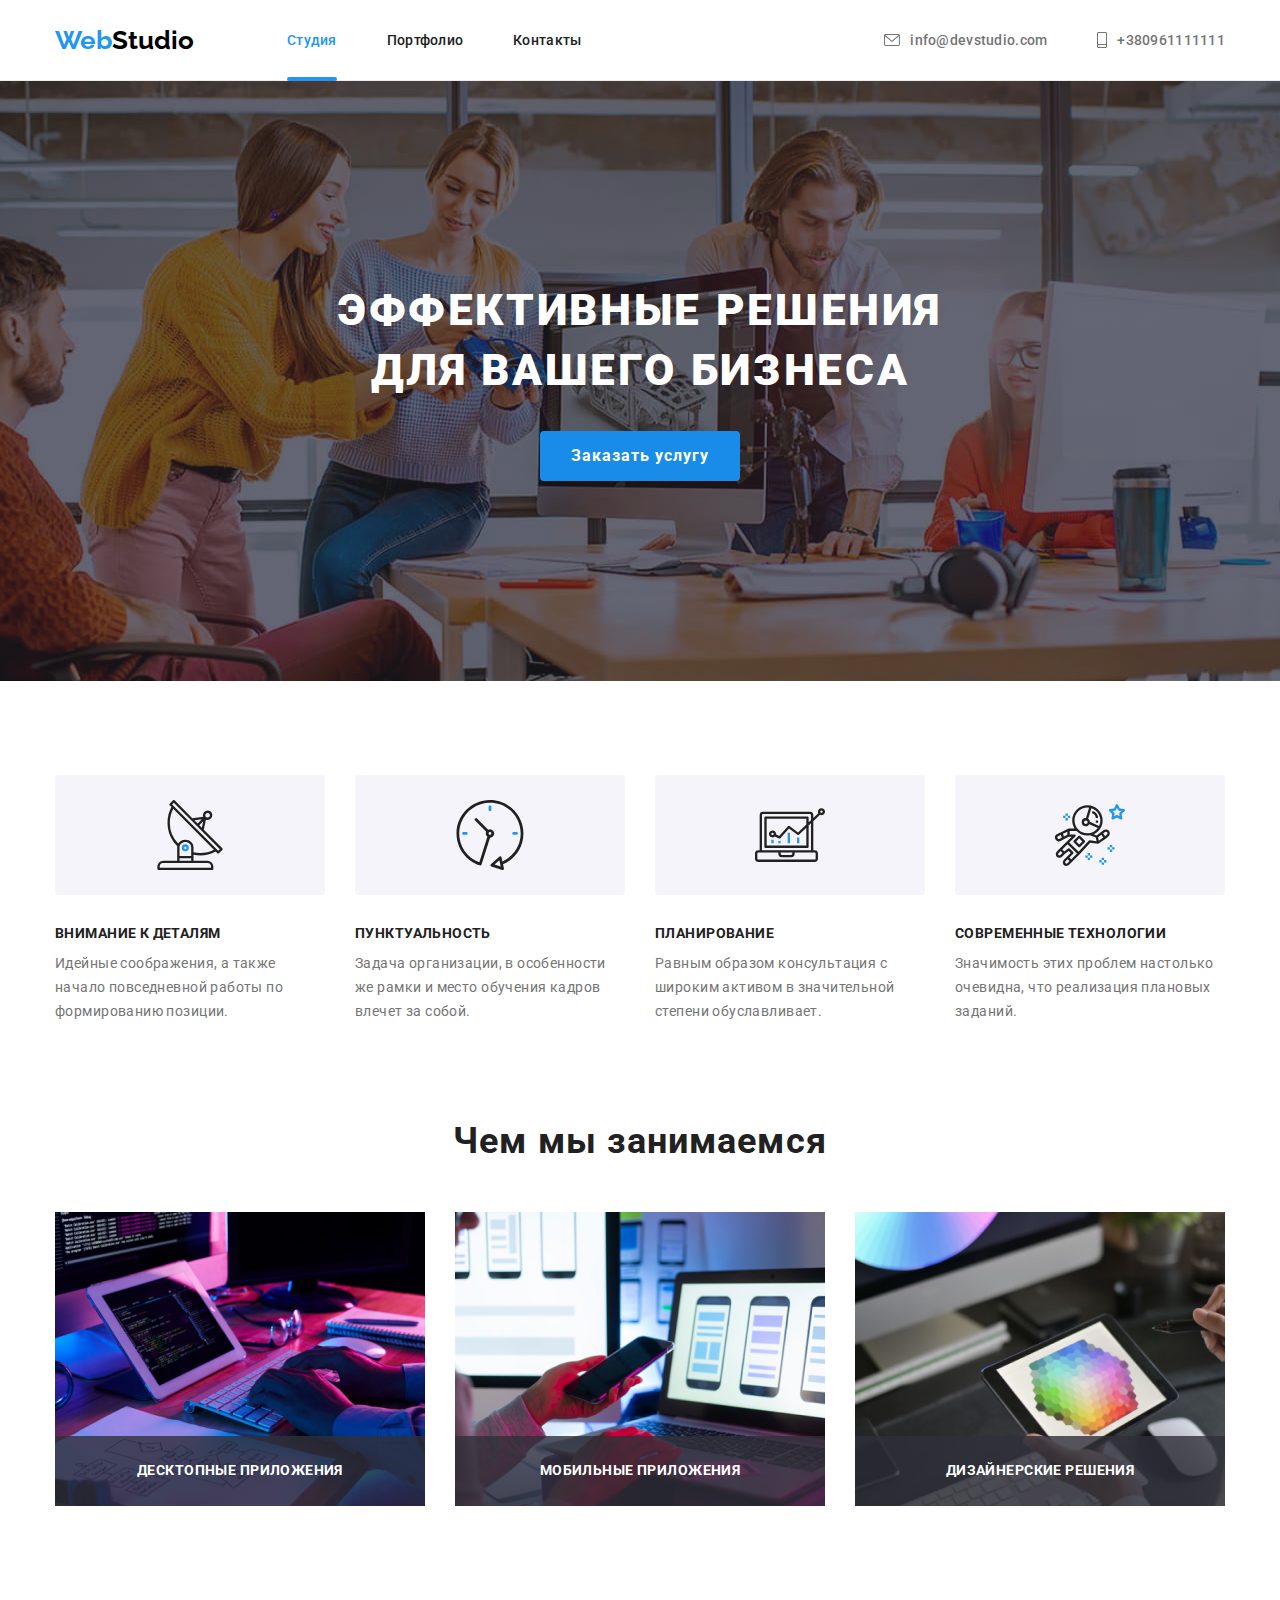
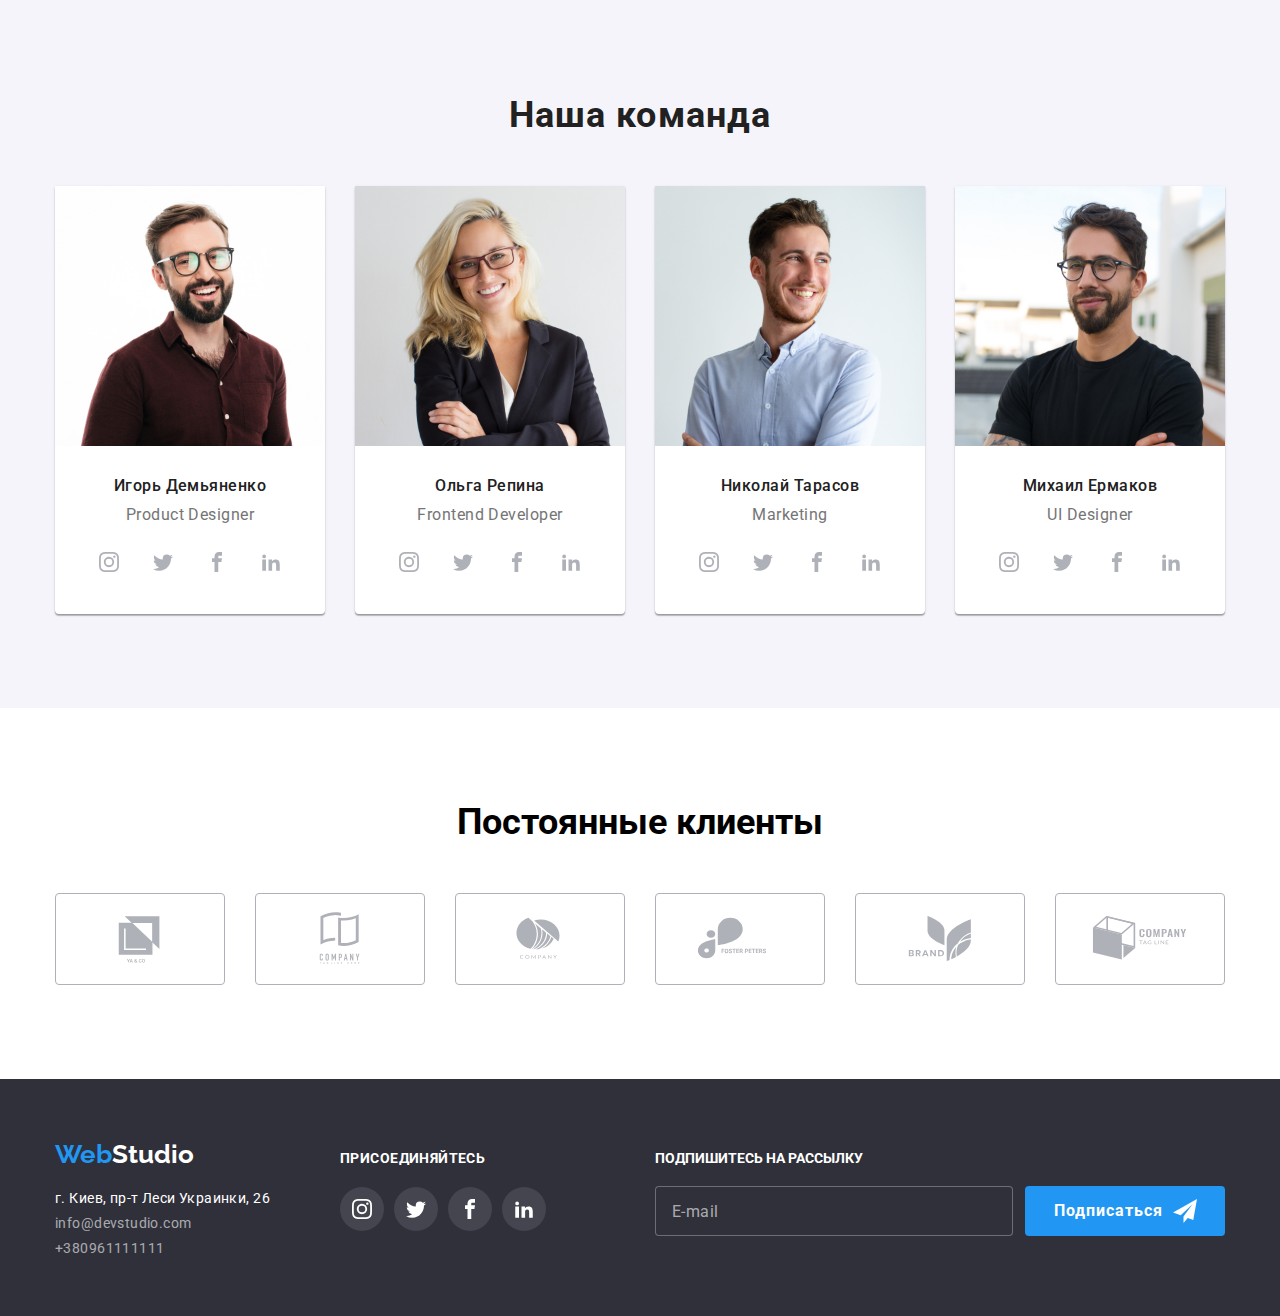
<file: index.html>
<!DOCTYPE html>
<html lang="ru">
<head>
    <meta charset="UTF-8">
    <meta http-equiv="X-UA-Compatible" content="IE=edge">
    <meta name="viewport" content="width=device-width, initial-scale=1.0">
    <title>Document</title>
    <link rel="preconnect" href="https://fonts.googleapis.com">
    <link rel="preconnect" href="https://fonts.gstatic.com" crossorigin>
    <link href="https://fonts.googleapis.com/css2?family=Raleway:wght@700&family=Roboto:wght@400;500;700;900&display=swap" rel="stylesheet">
    <link rel="stylesheet" href="https://cdnjs.cloudflare.com/ajax/libs/modern-normalize/1.1.0/modern-normalize.min.css">
    <!-- <link rel="stylesheet" href="./css/styles.css"> -->
    <link rel="stylesheet" href="./css/main.min.css" />
</head>
<body>

    <!--HEADER-->

<header class="header">
<div class="wrapper container">
<nav class="main-nav">
<a href="/" class="logo main-nav__logo"> 
    <span class="web">Web</span>Studio
</a>
<ul class="site-nav list">
    <li class="site-nav__item"> <a href="" class="site-nav__link site-nav__link--current">Студия</a></li>
    <li class="site-nav__item"> <a href="./portfolio.html" class="site-nav__link">Портфолио</a></li>
    <li class="site-nav__item"> <a href="" class="site-nav__link">Контакты</a></li>
</ul>
</nav>
<ul class="contacts__connection"> 
    <li class="connection__item"><a href="mailto:info@devstudio.com" class="connection__link">
        <svg class="connection__icon" width="16" height="12">
        <use href="./images/symbol-defs.svg#icon-envelope"></use>
        </svg>
        info@devstudio.com</a></li>
    <li class="connection__item"><a href="tel:+380961111111" class="connection__link">
        <svg class="connection__icon" width="10" height="16">
        <use href="./images/symbol-defs.svg#icon-smartphone"></use>
        </svg>
        +380961111111</a></li>
        </ul>
</div>
</header>

    <!--HERO-->

    <main> 
        <section class="hero">
            <div class="container">
                <h1 class="hero__title" >Эффективные решения <br> для вашего бизнеса</h1>
                <button type="button" class="button-link" data-modal-open>Заказать услугу</button>
            </div>
        </section>

    <!--PRIORITIES-->
        
        <section class="priorities-item">
            <div class="container">
                    <ul class="priorities-list-title">
                    <li class="priorities__box">
                <div class="priorities__logos">
                    <svg class="priorities__logo--antenna" width="70" height="70">
                    <use href="./images/symbol-defs.svg#icon-antenna"></use>
                    </svg>
                </div>
            <h3 class="priorities__list">Внимание к деталям</h3>
                <p class="priorities">Идейные соображения, а также начало повседневной работы по формированию позиции.</p>
                </li>
                <li class="priorities__box">
                    <div class="priorities__logos">
                        <svg class="priorities-__logo--clock" width="70" height="70">
                            <use href="./images/symbol-defs.svg#icon-clock"></use>
                        </svg>
                    </div>
            <h3 class="priorities__list">Пунктуальность</h3>
                <p class="priorities">Задача организации, в особенности же рамки и место обучения кадров влечет за собой.</p>
                </li>
                <li class="priorities__box">
                    <div class="priorities__logos">
                        <svg class="priorities__logo--diagram" width="70" height="70">
                            <use href="./images/symbol-defs.svg#icon-diagram"></use>
                        </svg>
                        </div>
            <h3 class="priorities__list">Планирование</h3>
                <p class="priorities">Равным образом консультация с широким активом в значительной степени обуславливает.</p>
                </li>
                <li class="priorities__box">
                    <div class="priorities__logos">
                        <svg class="priorities__logo--astronaut" width="70" height="70">
                            <use href="./images/symbol-defs.svg#icon-astronaut"></use>
                        </svg>
                        </div>
            <h3 class="priorities__list">Современные технологии</h3>
                <p class="priorities">Значимость этих проблем настолько очевидна, что реализация плановых заданий.</p>
                </li>
            </ul>
            </div>
        </section>

    <!--WORKS-->

        <section class="section-work">
            <div class="container">
            <h2 class="section__works">Чем мы занимаемся</h2>
            <ul class="section__list">
                <li class="work__item">
                    <img src="./images/img.jpg" alt="Отображения работы на двух устройствах" width=370>
                    <h3 class="work__name">Десктопные приложения</h3> 
                </li>
                <li class="work__item">
                    <img src="./images/img1.jpg" alt="Удаленный доступ с мобильного телефона" width=370>
                    <h3 class="work__name">Мобильные приложения</h3> 
                </li>
                <li class="work__item">
                    <img src="./images/img2.jpg" alt="Удаленный доступ с планшета" width=370>
                    <h3 class="work__name">Дизайнерские решения</h3> 
                </li>
            </ul>
        </div>
        </section>

    <!--COMMAND-->

        <section  class="section-command">
            <div class="container">
            <h2 class="command">Наша команда</h2>
            <ul class="command-list">
                    <li class="command__item">
                    <img src="./images/foto.jpg" alt="Сотрудник1" width=270 height=260>
                    <div class="command-link">
                    <h3 class="section">Игорь Демьяненко</h3>
                    <p class="section__title">Product Designer</p>
                    <ul class="command__social--network">
                        <li class="command__social--style">
                        <a class="command__social--icon"  href="">
                        <svg class="command-social-instagram" width="20" height="20">
                        <use href="./images/symbol-defs.svg#icon-instagram"></use>
                        </svg>
                        </a>
                        </li>
                        <li class="command__social--style">
                        <a class="command__social--icon" href="">
                        <svg class="command-social-twitter" width="20" height="20">
                        <use href="./images/symbol-defs.svg#icon-twitter"></use>
                        </svg>
                        </a>
                        </li>
                        <li class="command__social--style">
                        <a class="command__social--icon" href="">
                        <svg class="command-social-facebook" width="20" height="20">
                        <use href="./images/symbol-defs.svg#icon-facebook"></use>
                        </svg>
                        </a>
                        </li>
                        <li class="command__social--style">
                        <a class="command__social--icon"  href="">
                        <svg class="command-social-linkedin" width="20" height="20">
                        <use href="./images/symbol-defs.svg#icon-linkedin"></use>
                        </svg>
                        </a>
                        </li>
                    </ul>
                    </div>
                    </li>
                    
                    <li class="command__item">
                    <img src="./images/foto1.jpg" alt="Сотрудник2" width=270 height=260>
                    <div class="command-link">
                    <h3 class="section">Ольга Репина</h3>
                    <p class="section__title">Frontend Developer</p>
                    <ul class="command__social--network">
                        <li class="command__social--style">
                        <a class="command__social--icon"  href="">
                        <svg class="command-social-instagram" width="20" height="20">
                        <use href="./images/symbol-defs.svg#icon-instagram"></use>
                        </svg>
                        </a>
                        </li>
                        <li class="command__social--style">
                        <a class="command__social--icon" href="">
                        <svg class="command-social-twitter" width="20" height="20">
                        <use href="./images/symbol-defs.svg#icon-twitter"></use>
                        </svg>
                        </a>
                        </li>
                        <li class="command__social--style">
                        <a class="command__social--icon" href="">
                        <svg class="command-social-facebook" width="20" height="20">
                        <use href="./images/symbol-defs.svg#icon-facebook"></use>
                        </svg>
                        </a>
                        </li>
                        <li class="command__social--style">
                        <a class="command__social--icon"  href="">
                        <svg class="command-social-linkedin" width="20" height="20">
                        <use href="./images/symbol-defs.svg#icon-linkedin"></use>
                        </svg>
                        </a>
                        </li>
                    </ul>
                     </div>
                    </li>
                
                    <li class="command__item">
                    <img src="./images/foto2.jpg" alt="Сотрудник3" width=270 height=260>
                    <div class="command-link">
                    <h3 class="section">Николай Тарасов</h3>
                    <p class="section__title">Marketing</p>
                    <ul class="command__social--network">
                    <li class="command__social--style">
                    <a class="command__social--icon"  href="">
                    <svg class="command-social-instagram" width="20" height="20">
                    <use href="./images/symbol-defs.svg#icon-instagram"></use>
                    </svg>
                    </a>
                    </li>
                    
                    <li class="command__social--style">
                    <a class="command__social--icon" href="">
                    <svg class="command-social-twitter" width="20" height="20">
                    <use href="./images/symbol-defs.svg#icon-twitter"></use>
                    </svg>
                    </a>
                    </li>
                    <li class="command__social--style">
                    <a class="command__social--icon" href="">
                    <svg class="command-social-facebook" width="20" height="20">
                    <use href="./images/symbol-defs.svg#icon-facebook"></use>
                    </svg>
                    </a>
                    </li>
                    <li class="command__social--style">
                    <a class="command__social--icon"  href="">
                    <svg class="command-social-linkedin" width="20" height="20">
                    <use href="./images/symbol-defs.svg#icon-linkedin"></use>
                    </svg>
                    </a>
                    </li>
                </ul>
                    </div>
                </li>

                    <li class="command__item">
                    <img src="./images/foto3.jpg" alt="Сотрудник4" width=270 height=260>
                    <div class="command-link">
                    <h3 class="section">Михаил Ермаков</h3>
                    <p class="section__title">UI Designer</p>
                    <ul class="command__social--network">
                        <li class="command__social--style">
                        <a class="command__social--icon"  href="">
                    <svg class="command-social-instagram" width="20" height="20">
                        <use href="./images/symbol-defs.svg#icon-instagram"></use>
                    </svg>
                    </a>
                    </li>

                    <li class="command__social--style">
                    <a class="command__social--icon" href="">
                    <svg class="command-social-twitter" width="20" height="20">
                    <use href="./images/symbol-defs.svg#icon-twitter"></use>
                    </svg>
                    </a>
                    </li>
                    <li class="command__social--style">
                    <a class="command__social--icon" href="">
                    <svg class="command-social-facebook" width="20" height="20">
                    <use href="./images/symbol-defs.svg#icon-facebook"></use>
                    </svg>
                    </a>
                    </li>
                    <li class="command__social--style">
                    <a class="command__social--icon"  href="">
                    <svg class="command-social-linkedin" width="20" height="20">
                    <use href="./images/symbol-defs.svg#icon-linkedin"></use>
                    </svg>
                    </a>
                    </li>
                </ul>
                    </div>
                </li>
            </ul>
            </div>
        </section>

    <!--CLIENTS-->

    <section class="clients">
        <div class="container">
        <h2 class="clients__title">Постоянные клиенты</h2>
        <ul class="client__list">
            <li class="client__item">
            <a class="clients__link" href="">
            <svg class="client__icon" width="106" height="60">
            <use href="./images/symbol-defs.svg#icon-yaco"></use>
            </svg>
            </a>
            </li>

            <li class="client__item"> 
                <a class="clients__link" href="">
                <svg class="client__icon" width="106" height="60">
                <use href="./images/symbol-defs.svg#icon-tagline"></use>
                </svg>
            </a>
                </li>

            <li class="client__item">
                <a class="clients__link" href="">
                <svg class="client__icon" width="106" height="60">
                <use href="./images/symbol-defs.svg#icon-company"></use>
                </svg>
            </a>
                </li>

            <li class="client__item">
                <a class="clients__link" href="">
                <svg class="client__icon" width="106" height="60">
                <use href="./images/symbol-defs.svg#icon-foster"></use>
                </svg>
            </a>
                </li>

            <li class="client__item">
                <a class="clients__link" href="">
                <svg class="client__icon" width="106" height="60">
                <use href="./images/symbol-defs.svg#icon-brand"></use>
                </svg>
            </a>
                </li>

            <li class="client__item">
                <a class="clients__link" href="">
                <svg class="client__icon" width="106" height="60">
                <use href="./images/symbol-defs.svg#icon-cube"></use>
                </svg>
            </a>
                </li>
            
        </ul>
    </div>
    </section>
    </main>

    <!--FOOTER-->

    <footer class="footer">
    <div class="container">
        <div class="footer__contact">
        <a href="/" class="logo__item">
        <span class="web">Web</span>Studio</a>
        <address class="adress__live">
            <p class="town__street">г. Киев, пр-т Леси Украинки, 26 <br></p>
            <ul class="contact__list">
                <li class="mail"> <a href="mailto:info@devstudio.com" class="contact">info@devstudio.com</a></li>
                <li class="tefephone"> <a href="tel:+380961111111" class="contact">+380961111111</a></li>
            </ul>
        </address>
    </div>

    <div class="footer__icon">
        <p class="join__title">ПРИСОЕДИНЯЙТЕСЬ</p>
        <ul class="footer--social__icon">
            <li class="footer--social__list">
                <a class="footer--social__link" href="">
                    <svg class="footer--social__svg" width="20" height="20">
                    <use href="./images/symbol-defs.svg#icon-instagram"></use>
                    </svg>
                </a>
            </li>
        
            
            <li class="footer--social__list">
                <a class="footer--social__link" href="">
                    <svg class="footer--social__svg" width="20" height="20">
                    <use href="./images/symbol-defs.svg#icon-twitter"></use>
                    </svg>
                </a>
            </li>
            <li class="footer--social__list">
                <a class="footer--social__link" href="">
                    <svg class="footer--social__svg" width="20" height="20">
                    <use href="./images/symbol-defs.svg#icon-facebook"></use>
                    </svg>
                </a>
            </li>
            <li class="footer--social__list">
                <a class="footer--social__link" href="">
                    <svg class="footer--social__svg" width="20" height="20">
                    <use href="./images/symbol-defs.svg#icon-linkedin"></use>
                    </svg>
                </a>
            </li>
        </ul>
    </div>

    <!--ПОДПИСАТЬСЯ-->
    
    <form action="#" class="mailing__form">
        <p class="mailing__title">ПОДПИШИТЕСЬ НА РАССЫЛКУ</p>
        <div class="mailing__sign">
            <div class="mailing--sign__input">
                <input type="email" class="mailing__input" 
                name="mailing-name" placeholder="E-mail"
                required>
            </div>

            <div class="mailing--sign__button">
                  <button class="mailing__button" type="submit">
                  <span class="mailing__text">Подписаться</span>
                  <svg class="mailing__icon" width="24" height="24">
                    <use href="./images/symbol-defs2.svg#icon-airplane"></use>
                  </svg>
                </button>
            </div>
        </div>
    </form>
    </div>
    </footer>

    <!--INFORMATION MODAL WINDOW-->
    
    <div class="backdrop is-hidden" data-modal>
        <div class="modal">
            <form action="#" class="modal-form">
                <p class="modal__heading">Оставьте свои данные, мы вам перезвоним</p>

                <div class="form__field">
                    <label for="text" class="form__label">Имя</label>
                    <span class="modal__wrap">
                    <input class="form__input" type="text" name="user-name" id="text" minlength="2" 
                        title="Символы должны быть латиницей или киррилицей" pattern="^[a-zA-Zа-яёА-ЯЁ]+" required />
                        <svg class="modal__icon" width="18" height="18">
                            <use href="./images/symbol-defs2.svg#icon-person"></use>
                        </svg>
                    </span>
                </div>

                <div class="form__field">
                    <label for="tel" class="form__label">Телефон</label>
                    <span class="modal__wrap">
                    <input class="form__input" type="tel" name="tel" id="tel" 
                    title="Мобильный номер телефона" pattern="(\+?\d[- .]*){7,13}" required/>
                        <svg class="modal__icon" width="18" height="18">
                            <use href="./images/symbol-defs2.svg#icon-phone"></use>
                        </svg>
                    </span>
                </div>

                <div class="form__field">
                    <label for="mail" class="form__label">Почта</label>
                    <span class="modal__wrap">
                    <input class="form__input" type="email" name="mail" id="mail" required/>
                    <svg class="modal__icon" width="18" height="18">
                        <use href="./images/symbol-defs2.svg#icon-email"></use>
                    </svg>
                    </span>
                </div>

                <div class="modal--form__comment">
                    <label for="comment" class="form-label">Комментарий</label>
                    <textarea class="comment__textarea" name="comment" id="comment" placeholder="Введите текст"></textarea>
                </div>

                <div class="modal-form-checkbox">
                  <input class="checkbox" type="checkbox" name="checkbox" id="check" required />
                  <label class="checkbox-text" for="check">
                    <span class="checkbox-icon">
                        <svg width="16" height="15">
                            <use href="./images/symbol-defs3.svg#icon-Vector"></use>
                          </svg>
                    </span>  
                    Соглашаюсь с рассылкой и принимаю &#160; 
                    <a class="checkbox-pact" href="#">Условия договора</a></label>
                </div>

                <button class="form-button" type="submit">Отправить</button>

            </form>

    <!--MODAL WINDOW-->

            <button type="button" title= "close" class="btn" data-modal-close>
                <svg class="btn-icon" width="11" height="11">
                    <use href="./images/symbol-defs4.svg#icon-cross"></use>
                </svg>
            </button>
        </div>
    </div>
    <script src="./js/modal.js"></script>
</body>
</html>
</file>
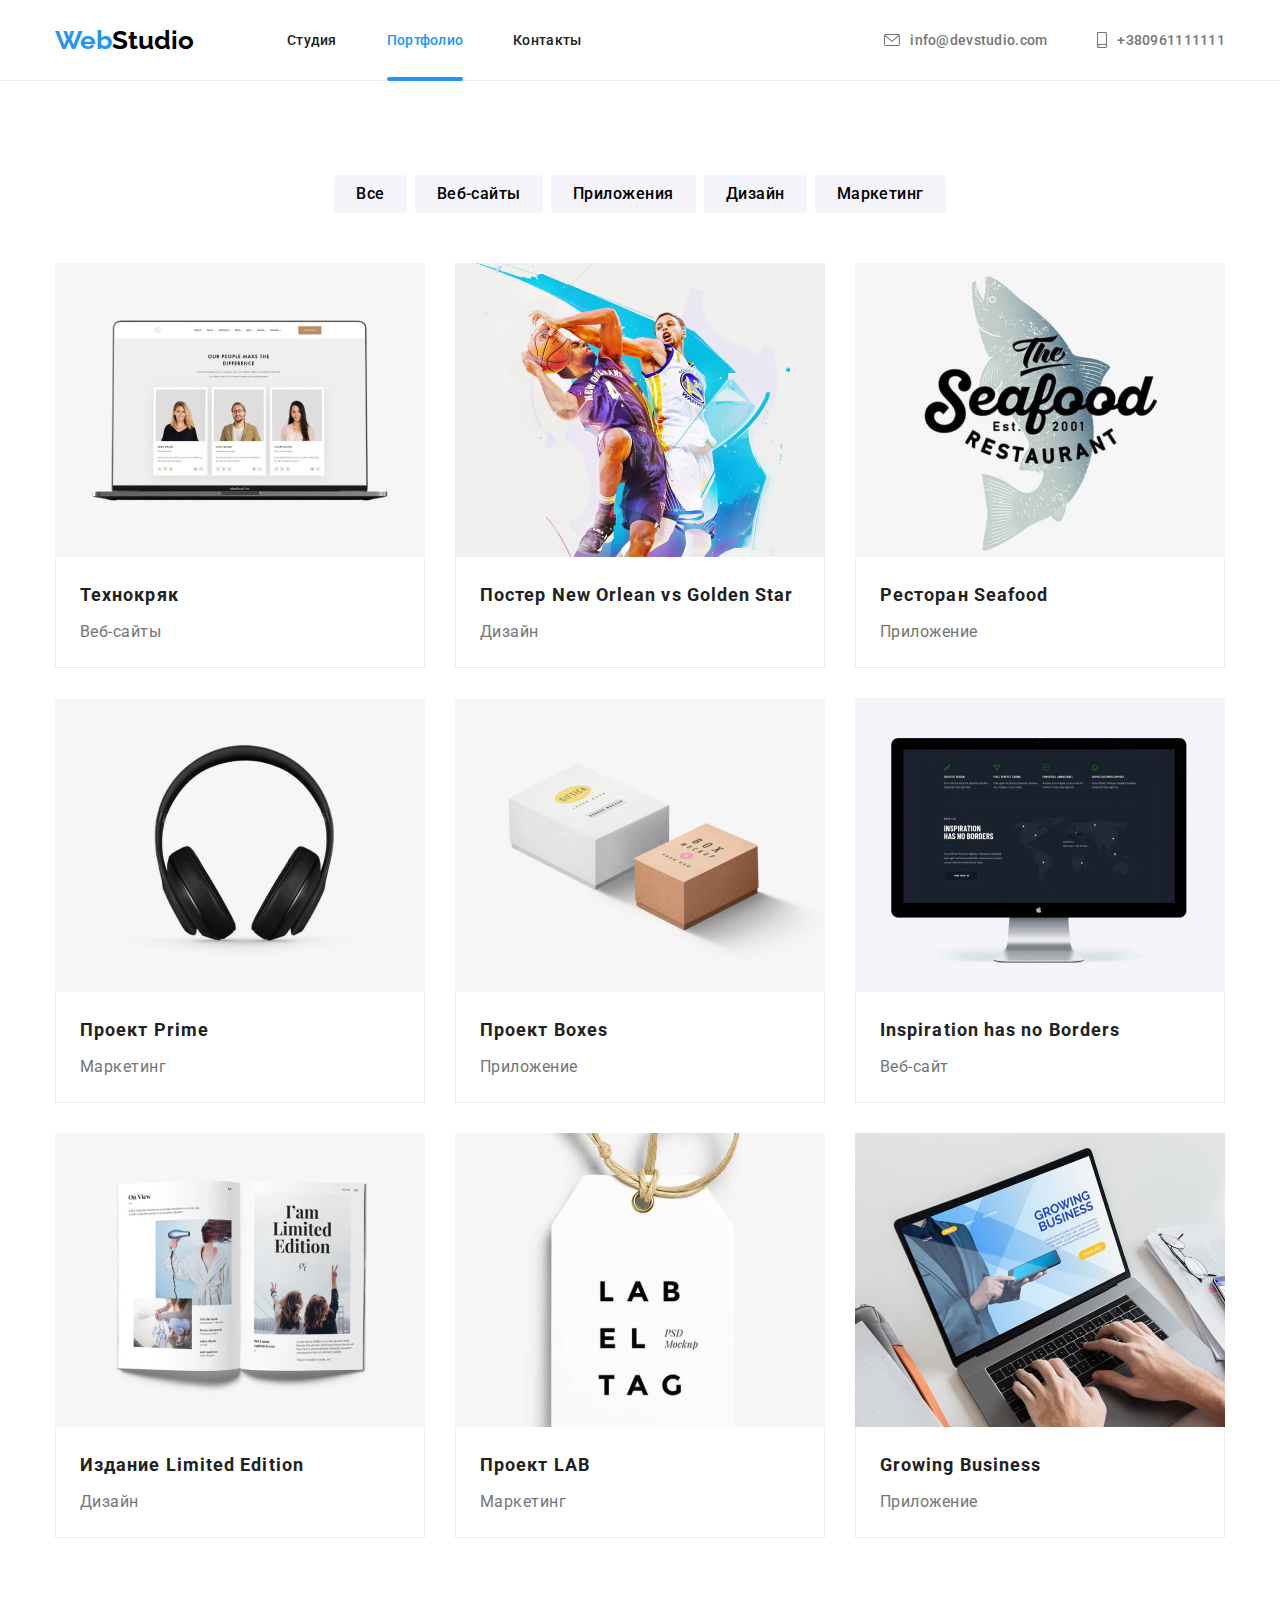
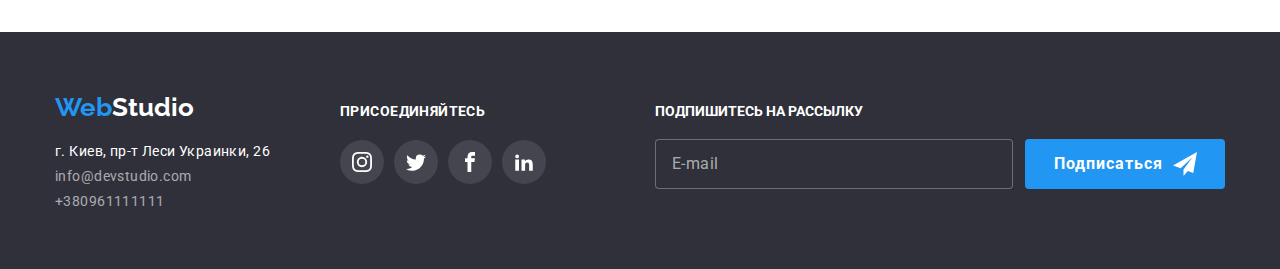
<file: portfolio.html>
<!DOCTYPE html>
<html lang="en">
<head>
    <meta charset="UTF-8">
    <meta http-equiv="X-UA-Compatible" content="IE=edge">
    <meta name="viewport" content="width=device-width, initial-scale=1.0">
    <title>Document</title>
    <link rel="preconnect" href="https://fonts.googleapis.com">
<link rel="preconnect" href="https://fonts.gstatic.com" crossorigin>
<link href="https://fonts.googleapis.com/css2?family=Raleway:wght@700&family=Roboto:wght@400;500;700;900&display=swap" rel="stylesheet">
<link rel="stylesheet" href="https://cdnjs.cloudflare.com/ajax/libs/modern-normalize/1.1.0/modern-normalize.min.css">
<!-- <link rel="stylesheet" href="./css/styles.css"> -->
<link rel="stylesheet" href="./css/main.min.css">
       </head>
<body>
    
    <!--Header-->

    <header class="header">
        <div class="wrapper container">
        <nav class="main-nav">
        <a href="/" class="logo main-nav__logo"> 
            <span class="web">Web</span>Studio
        </a>
        <ul class="site-nav list">
            <li class="site-nav__item"> <a href="index.html" class="site-nav__link">Студия</a></li>
            <li class="site-nav__item"> <a href="" class="site-nav__link site-nav__link--current">Портфолио</a></li>
            <li class="site-nav__item"> <a href="" class="site-nav__link">Контакты</a></li>
        </ul>
        </nav>
        <ul class="contacts__connection"> 
            <li class="connection__item"><a href="mailto:info@devstudio.com" class="connection__link">
                <svg class="connection__icon" width="16" height="12">
                <use href="./images/symbol-defs.svg#icon-envelope"></use>
                </svg>
                info@devstudio.com</a></li>
            <li class="connection__item"><a href="tel:+380961111111" class="connection__link">
                <svg class="connection__icon" width="10" height="16">
                <use href="./images/symbol-defs.svg#icon-smartphone"></use>
                </svg>
                +380961111111</a></li>
                </ul>
        </div>
        </header>

    <!--FILTER-BUTTON-->
    
    <main>
        <section class="portfolio">
            <div class="container">
                <ul class="filter">
                <li class="knob"> <button type="button" class="filter__button button__active">Все</button></li>
                <li class="knob"> <button type="button" class="filter__button">Веб-сайты</button></li>
                <li class="knob"> <button type="button" class="filter__button">Приложения</button></li>
                <li class="knob"> <button type="button" class="filter__button">Дизайн</button></li>
                <li class="knob"> <button type="button" class="filter__button">Маркетинг</button></li>
                </ul>

    <!--WORK-->
             
            <ul class="content">
                <li class="content__list">
                    <a class="project__list" href="" style='text-decoration: none'>
                    <div class="overlay">
                        <img src="./images/img3.jpg" alt="Технокряк" width=370 height=294>
                        <p class="overlay-box">Технокряк это современная площадка распространения коронавируса. Компании используют эту платформу для цифрового шпионажа и атак на защищённые сервера конкурентов</p>
                    </div>
                    <div class="cards">
                    <h2 class="heading">Технокряк</h2>
                    <p class="coment">Веб-сайты</p>
                    </div>
                    </a>
                    <li class="content__list">
                        <a class="project__list" href="" style='text-decoration: none'>
                        <div class="overlay">
                            <img src="./images/img4.jpg" alt="Постер New Orlean vs Golden Star" width=370 height=294>
                            <p class="overlay-box">Технокряк это современная площадка распространения коронавируса. Компании используют эту платформу для цифрового шпионажа и атак на защищённые сервера конкурентов</p>
                        </div> 
                        <div class="cards">
                        <h2 class="heading">Постер New Orlean vs Golden Star</h2>
                        <p class="coment">Дизайн</p>
                        </div>
                    </a>
                    <li class="content__list">
                        <a class="project__list" href="" style='text-decoration: none'>
                        <div class="overlay">
                            <img src="./images/img5.jpg" alt="Ресторан Seafood" width=370 height=294>
                            <p class="overlay-box">Технокряк это современная площадка распространения коронавируса. Компании используют эту платформу для цифрового шпионажа и атак на защищённые сервера конкурентов</p>
                        </div>
                        <div class="cards">
                        <h2 class="heading">Ресторан Seafood</h2>
                        <p class="coment">Приложение</p>
                        </div>
                    </a>
                    <li class="content__list">
                        <a class="project__list" href="" style='text-decoration: none'>
                        <div class="overlay">
                            <img src="./images/img6.jpg" alt="Проект Prime" width=370 height=294>
                            <p class="overlay-box">Технокряк это современная площадка распространения коронавируса. Компании используют эту платформу для цифрового шпионажа и атак на защищённые сервера конкурентов</p>
                        </div>
                        <div class="cards">
                        <h2 class="heading">Проект Prime</h2>
                        <p class="coment">Маркетинг</p>
                        </div>
                    </a>
                    <li class="content__list">
                        <a class="project__list" href="" style='text-decoration: none'>
                        <div class="overlay">
                            <img src="./images/img7.jpg" alt="Проект Boxes" width=370 height=294>
                            <p class="overlay-box">Технокряк это современная площадка распространения коронавируса. Компании используют эту платформу для цифрового шпионажа и атак на защищённые сервера конкурентов</p>
                        </div>
                        <div class="cards">
                        <h2 class="heading">Проект Boxes</h2>
                        <p class="coment">Приложение</p>
                        </div>
                    </a>
                    <li class="content__list">
                        <a class="project__list" href="" style='text-decoration: none'>
                        <div class="overlay">
                            <img src="./images/img8.jpg" alt="Inspiration has no Borders" width=370 height=294>
                            <p class="overlay-box">Технокряк это современная площадка распространения коронавируса. Компании используют эту платформу для цифрового шпионажа и атак на защищённые сервера конкурентов</p>
                        </div>
                        <div class="cards">
                        <h2 class="heading">Inspiration has no Borders</h2>
                        <p class="coment">Веб-сайт</p>
                        </div>
                    </a>
                    <li class="content__list">
                        <a class="project__list" href="" style='text-decoration: none'>
                        <div class="overlay">
                            <img src="./images/img9.jpg" alt="Издание Limited Edition" width=370 height=294>
                            <p class="overlay-box">Технокряк это современная площадка распространения коронавируса. Компании используют эту платформу для цифрового шпионажа и атак на защищённые сервера конкурентов</p>
                        </div>
                        <div class="cards">
                        <h2 class="heading">Издание Limited Edition</h2>
                        <p class="coment">Дизайн</p>
                        </div>
                    </a>
                    <li class="content__list">
                        <a class="project__list" href="" style='text-decoration: none'>
                            <div class="overlay">
                            <img src="./images/img10.jpg" alt="Проект LAB" width=370 height=294>
                            <p class="overlay-box">Технокряк это современная площадка распространения коронавируса. Компании используют эту платформу для цифрового шпионажа и атак на защищённые сервера конкурентов</p>
                        </div>
                        <div class="cards">
                        <h2 class="heading">Проект LAB</h2>
                        <p class="coment">Маркетинг</p>
                    </div>
                    </a>
                    <li class="content__list">
                        <a class="project__list" href="" style='text-decoration: none'>
                        <div class="overlay">
                            <img src="./images/img11.jpg" alt="Growing Business" width=370 height=294>
                            <p class="overlay-box">Технокряк это современная площадка распространения коронавируса. Компании используют эту платформу для цифрового шпионажа и атак на защищённые сервера конкурентов</p>
                        </div>
                        <div class="cards">
                        <h2 class="heading">Growing Business</h2>
                        <p class="coment">Приложение</p>
                    </div>
                    </a>
            </ul>
            </div>
            </section>
    </main>

    <!--FOOTER-->

    <footer class="footer">
        <div class="container">
            <div class="footer__contact">
            <a href="/" class="logo__item">
            <span class="web">Web</span>Studio</a>
            <address class="adress__live">
                <p class="town__street">г. Киев, пр-т Леси Украинки, 26 <br></p>
                <ul class="contact__list">
                    <li class="mail"> <a href="mailto:info@devstudio.com" class="contact">info@devstudio.com</a></li>
                    <li class="tefephone"> <a href="tel:+380961111111" class="contact">+380961111111</a></li>
                </ul>
            </address>
        </div>
    
        <div class="footer__icon">
            <p class="join__title">ПРИСОЕДИНЯЙТЕСЬ</p>
            <ul class="footer--social__icon">
                <li class="footer--social__list">
                    <a class="footer--social__link" href="">
                        <svg class="footer--social__svg" width="20" height="20">
                        <use href="./images/symbol-defs.svg#icon-instagram"></use>
                        </svg>
                    </a>
                </li>
            
                
                <li class="footer--social__list">
                    <a class="footer--social__link" href="">
                        <svg class="footer--social__svg" width="20" height="20">
                        <use href="./images/symbol-defs.svg#icon-twitter"></use>
                        </svg>
                    </a>
                </li>
                <li class="footer--social__list">
                    <a class="footer--social__link" href="">
                        <svg class="footer--social__svg" width="20" height="20">
                        <use href="./images/symbol-defs.svg#icon-facebook"></use>
                        </svg>
                    </a>
                </li>
                <li class="footer--social__list">
                    <a class="footer--social__link" href="">
                        <svg class="footer--social__svg" width="20" height="20">
                        <use href="./images/symbol-defs.svg#icon-linkedin"></use>
                        </svg>
                    </a>
                </li>
            </ul>
        </div>
    
        <!--ПОДПИСАТЬСЯ-->
        
        <form action="#" class="mailing__form">
            <p class="mailing__title">ПОДПИШИТЕСЬ НА РАССЫЛКУ</p>
            <div class="mailing__sign">
                <div class="mailing--sign__input">
                    <input type="email" class="mailing__input" 
                    name="mailing-name" placeholder="E-mail"
                    required>
                </div>
    
                <div class="mailing--sign__button">
                      <button class="mailing__button" type="submit">
                      <span class="mailing__text">Подписаться</span>
                      <svg class="mailing__icon" width="24" height="24">
                        <use href="./images/symbol-defs2.svg#icon-airplane"></use>
                      </svg>
                    </button>
                </div>
            </div>
        </form>
        </div>
        </footer>
    </body>
</html>
</file>
<file: css/main.min.css>
:root{--primery-color: #757575;--title-color: #E5E5E5;--title-text-colors: #212121;--accent-color: #2196F3;--logo-color: #000000;--hero-text-color: #FFFFFF;--fon-color: #2F303A;--fon-color-button: #f5f4fa;--fon-knob: #188ce8;--fon-icon: #AFB1B8;--timing-function: cubic-bezier(0.4, 0, 0.2, 1)}.body{background-color:#E5E5E5;color:#757575}body{font-family:"Roboto",sans-serif}.list{padding:0;margin:0;list-style:none}.container{margin:0 auto;padding:0 15px;width:1200px}ul{padding-left:0;list-style:none}img{display:block}p,h1,h2,h3,h4,h5{margin:0}.header{display:block;border-bottom:1px solid #ECECEC;background-color:var(--hero-text-color);margin:0}.wrapper,.main-nav{display:-webkit-box;display:-ms-flexbox;display:flex;-webkit-box-align:center;-ms-flex-align:center;align-items:center}.main-nav__logo{margin-right:93px;padding-top:24px;padding-bottom:24px}.logo{text-decoration:none;display:block;font-style:normal;font-weight:bold;font-size:26px;line-height:31px;color:var(--logo-color)}.logo{font-family:"Raleway",sans-serif}.web{color:var(--accent-color)}.site-nav{display:-webkit-box;display:-ms-flexbox;display:flex;-webkit-box-align:center;-ms-flex-align:center;align-items:center;margin-top:0}.list{list-style:none;text-decoration:none;font-style:normal}.site-nav__link{display:-webkit-box;display:-ms-flexbox;display:flex;font-style:normal;padding-top:32px;padding-bottom:32px;font-weight:500;font-size:14px;line-height:16px;letter-spacing:0.02em;color:var(--title-text-colors);-webkit-transition:color 250ms var(--timing-function);transition:color 250ms var(--timing-function)}.site-nav__link:hover,.site-nav__link:focus{color:var(--accent-color)}.site-nav__link{text-decoration:none}.site-nav__link--current{color:var(--accent-color);display:-webkit-box;display:-ms-flexbox;display:flex;-webkit-box-orient:vertical;-webkit-box-direction:normal;-ms-flex-direction:column;flex-direction:column}.site-nav__item:last-child{margin-right:0}.site-nav__item:last-child{margin-right:50px}.site-nav__item:not(:last-child){margin-right:50px}.site-nav__link--current::after{display:block;content:'';position:absolute;left:0;bottom:0;margin-bottom:-1px;width:100%;height:4px;border:2px solid;border-radius:2px;margin-top:28px;background-color:var(--accent-color)}.site-nav__link--current{position:relative}.ul{list-style:none;text-decoration:none;font-style:normal}.contacts__connection{display:-webkit-box;display:-ms-flexbox;display:flex;margin-left:auto;-webkit-box-align:center;-ms-flex-align:center;align-items:center;font-style:normal;margin-top:0;margin-bottom:0;font-weight:500;font-size:14px;line-height:16px;margin-left:auto}.connection__link{display:-webkit-box;display:-ms-flexbox;display:flex;font-style:normal;font-weight:500;font-size:14px;line-height:16px;letter-spacing:0.02em;padding-top:32px;padding-bottom:32px;-webkit-box-align:center;-ms-flex-align:center;align-items:center;text-decoration:none;color:var(--primery-color)}.connection__link:hover,.connection__link:focus{color:var(--accent-color);-webkit-transition:color 250ms var(--timing-function);transition:color 250ms var(--timing-function)}.connection__item+.connection__item{margin-left:50px}.connection__icon{margin-right:10px;fill:currentColor;-webkit-box-align:center;-ms-flex-align:center;align-items:center;padding:0}.hero{display:-webkit-box;display:-ms-flexbox;display:flex;text-align:center;-webkit-box-align:center;-ms-flex-align:center;align-items:center;padding-top:200px;padding-bottom:200px}.hero{background-color:var(--fon-color);background-image:-webkit-gradient(linear, left top, left bottom, from(rgba(47,48,58,0.4)), to(rgba(47,48,58,0.4))),url("../images/heroimg (1).jpg");background-image:linear-gradient(rgba(47,48,58,0.4), rgba(47,48,58,0.4)),url("../images/heroimg (1).jpg");max-width:1600px;margin-left:auto;margin-right:auto;background-position:center}.hero__title{margin-top:0;margin-bottom:30px;font-style:normal;font-weight:900;font-size:44px;line-height:1.36;letter-spacing:0.06em;text-transform:uppercase;color:var(--hero-text-color)}.button-link{font-style:normal;font-weight:bold;font-size:16px;line-height:30px;letter-spacing:0.06em;width:200px;height:50px;cursor:pointer;border:0;border-radius:4px}.button-link{background-color:var(--fon-knob);color:var(--hero-text-color)}.button-link:hover,.button-link:focus{background-color:var(--accent-color);color:var(--hero-text-color)}.priorities__list{margin-bottom:10px;margin-top:30px;font-style:normal;font-weight:bold;font-size:14px;line-height:16px;letter-spacing:0.03em;text-transform:uppercase;color:var(--title-text-colors)}.priorities{font-size:14px;line-height:24px;letter-spacing:0.03em;color:var(--primery-color)}.priorities__list .item{background-color:var(--title-color)}.priorities-list-title{text-transform:none}.priorities-list-title{margin-top:0;margin-bottom:0;display:-webkit-box;display:-ms-flexbox;display:flex}.priorities-item{padding-top:94px;padding-bottom:94px}.priorities__box:not(:last-child){margin-right:30px}.priorities__box{width:270px;height:251px}.priorities__logos{display:-webkit-box;display:-ms-flexbox;display:flex;-webkit-box-pack:center;-ms-flex-pack:center;justify-content:center;-webkit-box-align:center;-ms-flex-align:center;align-items:center;background-repeat:no-repeat;background-color:var(--fon-color-button);margin-bottom:30px;border-radius:4px;height:120px}.section-work{padding-bottom:94px}.section__works{margin-bottom:50px;margin-top:0;font-style:normal;font-weight:bold;font-size:36px;line-height:42px;text-align:center;letter-spacing:0.03em;color:var(--title-text-colors)}.section__list{margin-top:0;margin-bottom:0;padding-right:0;display:-webkit-box;display:-ms-flexbox;display:flex}.work__item{width:370px;position:relative}.work__item:not(:last-child){margin-right:30px}.work__name{display:-webkit-box;display:-ms-flexbox;display:flex;position:absolute;-webkit-box-pack:center;-ms-flex-pack:center;justify-content:center;-webkit-box-align:center;-ms-flex-align:center;align-items:center;bottom:0;margin:0;width:100%;height:70px;font-weight:700;font-size:14px;line-height:1.14;letter-spacing:0.03em;text-transform:uppercase;background-color:rgba(47,48,58,0.8);color:var(--hero-text-color)}.section-command{padding-top:94px;padding-bottom:94px;background-color:var(--fon-color-button)}.command{margin-top:0;margin-bottom:50px;font-style:normal;font-weight:bold;font-size:36px;line-height:42px;text-align:center;letter-spacing:0.03em;color:var(--title-text-colors)}.command__item{width:270px;-webkit-box-shadow:0px 1px 3px rgba(0,0,0,0.12),0px 1px 1px rgba(0,0,0,0.14),0px 2px 1px rgba(0,0,0,0.2);box-shadow:0px 1px 3px rgba(0,0,0,0.12),0px 1px 1px rgba(0,0,0,0.14),0px 2px 1px rgba(0,0,0,0.2);border-radius:0px 0px 4px 4px;background-color:var(--hero-text-color)}.command__item:not(:last-child){margin-right:30px}.section{margin-bottom:10px;margin-top:0;text-align:center;font-style:normal;font-weight:500;font-size:16px;line-height:19px;letter-spacing:0.03em;color:var(--title-text-colors)}.section__title{font-style:normal;font-weight:normal;margin-top:0;text-align:center;margin-bottom:16px;font-size:16px;line-height:19px;letter-spacing:0.03em;color:var(--primery-color)}.command-list{margin-bottom:0;margin-top:0;padding-left:0;display:-webkit-box;display:-ms-flexbox;display:flex}.command-link{display:block;padding-top:30px;padding-bottom:30px}.command__social--network{display:-webkit-box;display:-ms-flexbox;display:flex;width:100%;height:100%;margin-right:10px;border-radius:50%;-webkit-box-pack:center;-ms-flex-pack:center;justify-content:center}.command__social--style{display:-webkit-box;display:-ms-flexbox;display:flex;width:44px;height:44px;cursor:pointer;-webkit-box-pack:center;-ms-flex-pack:center;justify-content:center}.command__social--icon{display:-webkit-box;display:-ms-flexbox;display:flex;width:100%;height:100%;fill:var(--fon-icon);border-radius:50%;-webkit-box-align:center;-ms-flex-align:center;align-items:center;-webkit-box-pack:center;-ms-flex-pack:center;justify-content:center;-webkit-transition:background-color 250ms var(--timing-function);transition:background-color 250ms var(--timing-function)}.command__social--icon:hover,.command__social--icon:focus{background-color:var(--accent-color);fill:var(--hero-text-color)}.command__social--style:not(:last-child){margin-right:10px}.clients{display:block;padding-top:94px;padding-bottom:94px}.client__list{display:-webkit-box;display:-ms-flexbox;display:flex;margin-top:0;margin-bottom:0}.clients__title{display:block;font-weight:700px;font-size:36px;margin-bottom:50px;margin-top:0;text-align:center}.client__item{width:170px;height:92px;border-radius:4px}.client__item:not(:last-child){margin-right:30px}.clients__link{border:1px solid #afb1b8;display:-webkit-box;display:-ms-flexbox;display:flex;-webkit-box-align:center;-ms-flex-align:center;align-items:center;-webkit-box-pack:center;-ms-flex-pack:center;justify-content:center;height:100%;border-radius:4px;color:var(--fon-icon);-webkit-transition:color 250ms var(--timing-function);transition:color 250ms var(--timing-function)}.clients__link:hover,.clients__link:focus{border-color:var(--accent-color);color:var(--accent-color)}.client__icon{width:106px;height:60px;fill:currentColor}.footer{padding-top:60px;padding-bottom:60px;background-color:var(--fon-color)}.logo__item{display:inline-block;margin-bottom:20px;font-style:normal;font-weight:bold;font-size:26px;line-height:31px;text-decoration:none;color:var(--hero-text-color);font-family:'Raleway', sans-serif}.web{color:var(--accent-color)}.adress__live{font-style:normal;font-weight:normal;font-size:14px;letter-spacing:0.03em;cursor:pointer;color:var(--hero-text-color)}.town__street:hover,.town__street:focus{color:var(--accent-color)}.contact:hover,.contact:focus{color:var(--accent-color)}.contact{font-style:normal;font-weight:normal;font-size:14px;letter-spacing:0.03em;color:rgba(255,255,255,0.6)}.contact{text-decoration:none}.contact__list{margin:0}.mail{margin-bottom:9px}.town__street{margin-bottom:9px}.footer-social-network{display:-webkit-box;display:-ms-flexbox;display:flex;-webkit-box-align:center;-ms-flex-align:center;align-items:center;-webkit-box-pack:center;-ms-flex-pack:center;justify-content:center}svg .footer--social__svg{width:20px;height:20px}.footer .container{display:-webkit-box;display:-ms-flexbox;display:flex;-webkit-box-align:baseline;-ms-flex-align:baseline;align-items:baseline}.footer__icon{display:block;-webkit-box-align:center;-ms-flex-align:center;align-items:center;-webkit-box-pack:center;-ms-flex-pack:center;justify-content:center;margin-left:70px}.join__title{display:block;color:var(--hero-text-color);margin-right:0;margin-top:0;margin-bottom:20px;font-weight:700;-webkit-box-align:center;-ms-flex-align:center;align-items:center;-webkit-box-pack:center;-ms-flex-pack:center;justify-content:center;font-style:bold;font-size:14px;line-height:16px;line-height:1.14;letter-spacing:0.03em}.footer--social__icon{display:-webkit-box;display:-ms-flexbox;display:flex;margin-top:0;margin-bottom:0;-webkit-box-align:center;-ms-flex-align:center;align-items:center;-webkit-box-pack:center;-ms-flex-pack:center;justify-content:center}.footer--social__link{display:-webkit-box;display:-ms-flexbox;display:flex;width:44px;height:44px;fill:var(--hero-text-color);border-radius:50%;-webkit-box-align:center;-ms-flex-align:center;align-items:center;-webkit-box-pack:center;-ms-flex-pack:center;justify-content:center;background-color:rgba(255,255,255,0.1);-webkit-transition:background-color 250ms var(--timing-function);transition:background-color 250ms var(--timing-function)}.footer--social__link:hover,.footer--social__link:focus{background-color:var(--accent-color);fill:var(--hero-text-color)}.footer--social__list{display:-webkit-box;display:-ms-flexbox;display:flex;cursor:pointer;-webkit-box-align:center;-ms-flex-align:center;align-items:center;-webkit-box-pack:center;-ms-flex-pack:center;justify-content:center}.footer--social__list:not(:last-child){margin-right:10px}.mailing__form{margin-left:auto}.mailing__title{display:block;margin-right:0;margin-top:0;margin-bottom:20px;-webkit-box-align:center;-ms-flex-align:center;align-items:center;-webkit-box-pack:center;-ms-flex-pack:center;justify-content:center;font-weight:bold;text-transform:uppercase;font-weight:700;font-size:14px;line-height:16px;color:var(--hero-text-color)}.mailing__sign{display:-webkit-box;display:-ms-flexbox;display:flex}.mailing--sign__input{margin-right:12px}.mailing__input{display:-webkit-box;display:-ms-flexbox;display:flex;width:358px;height:50px;padding-left:16px;border-radius:4px;color:var(--hero-text-color);background-color:var(--fon-color);border:1px solid rgba(255,255,255,0.3);outline:none}.mailing__input:focus{border-color:var(--accent-color)}.mailing__input::-webkit-input-placeholder{font-weight:400;font-size:16px;line-height:20px;letter-spacing:0.03em;color:rgba(255,255,255,0.6)}.mailing__input:-ms-input-placeholder{font-weight:400;font-size:16px;line-height:20px;letter-spacing:0.03em;color:rgba(255,255,255,0.6)}.mailing__input::-ms-input-placeholder{font-weight:400;font-size:16px;line-height:20px;letter-spacing:0.03em;color:rgba(255,255,255,0.6)}.mailing__input::placeholder{font-weight:400;font-size:16px;line-height:20px;letter-spacing:0.03em;color:rgba(255,255,255,0.6)}.mailing__button{display:-webkit-box;display:-ms-flexbox;display:flex;width:200px;height:50px;-webkit-box-align:center;-ms-flex-align:center;align-items:center;padding:0;border-radius:4px;border:none;cursor:pointer;background-color:var(--accent-color);-webkit-transition:-webkit-box-shadow 250ms var(--timing-function);transition:-webkit-box-shadow 250ms var(--timing-function);transition:box-shadow 250ms var(--timing-function);transition:box-shadow 250ms var(--timing-function), -webkit-box-shadow 250ms var(--timing-function)}.mailing__text{font-weight:700;font-size:16px;line-height:30px;margin-right:10px;margin-left:29px;letter-spacing:0.06em;text-align:center;color:var(--hero-text-color)}.backdrop{position:fixed;top:0;left:0;width:100%;height:100%;background-color:rgba(0,0,0,0.2);-webkit-transition:opacity 250ms cubic-bezier(0.4, 0, 0.2, 1),visibility 250ms cubic-bezier(0.4, 0, 0.2, 1);transition:opacity 250ms cubic-bezier(0.4, 0, 0.2, 1),visibility 250ms cubic-bezier(0.4, 0, 0.2, 1);opacity:1;pointer-events:auto;visibility:visible;z-index:2}.backdrop.is-hidden{opacity:0;pointer-events:none;visibility:hidden}.modal{position:absolute;top:50%;left:50%;-webkit-transform:translate(-50%, -50%);transform:translate(-50%, -50%);height:581px;width:528px;padding:40px;background-color:var(--hero-text-color);-webkit-box-shadow:0px 1px 3px rgba(0,0,0,0.12),0px 1px 1px rgba(0,0,0,0.14),0px 2px 1px rgba(0,0,0,0.2);box-shadow:0px 1px 3px rgba(0,0,0,0.12),0px 1px 1px rgba(0,0,0,0.14),0px 2px 1px rgba(0,0,0,0.2);border-radius:4px;-webkit-transition:-webkit-transform 250ms var(--timing-function);transition:-webkit-transform 250ms var(--timing-function);transition:transform 250ms var(--timing-function);transition:transform 250ms var(--timing-function), -webkit-transform 250ms var(--timing-function)}.btn{display:-webkit-box;display:-ms-flexbox;display:flex;position:absolute;width:30px;height:30px;top:8px;right:8px;-webkit-box-pack:center;-ms-flex-pack:center;justify-content:center;-webkit-box-align:center;-ms-flex-align:center;align-items:center;border-radius:50%;background-color:var(--hero-text-color);border:1px solid rgba(0,0,0,0.1);-webkit-transition-property:background-color, border;transition-property:background-color, border;-webkit-transition-duration:250ms;transition-duration:250ms;-webkit-transition-timing-function:var(--timing-function);transition-timing-function:var(--timing-function)}.btn:hover,.btn:focus{fill:var(--accent-color)}.modal__heading{display:block;text-align:center;margin:0 auto 12px;font-weight:700;font-size:20px;line-height:23px;letter-spacing:0.03em}.form__label{display:block;margin-bottom:4px;font-weight:400;font-size:12px;line-height:14px;letter-spacing:0.01em}.modal--form__comment,.form__label{color:var(--primery-color)}.form__field:not(:last-child){margin-bottom:10px}.modal__wrap{display:block;position:relative}.modal__icon{position:absolute;top:50%;-webkit-transform:translateY(-50%);transform:translateY(-50%);left:12px;z-index:3;fill:var(--title-text-colors);-webkit-transition:fill 250ms var(--timing-function);transition:fill 250ms var(--timing-function)}.form__input{display:block;width:448px;height:40px;padding-left:42px;border-radius:4px;border:1px solid rgba(33,33,33,0.2);-webkit-transition:border-color 250ms var(--timing-function);transition:border-color 250ms var(--timing-function)}.form__input:focus{border-color:var(--accent-color);outline:none}.form__input:focus+.modal__icon{fill:var(--accent-color)}.comment__textarea{width:448px;height:120px;padding:12px 16px;resize:none;border:1px solid rgba(33,33,33,0.2)}.comment__textarea:focus{border-color:var(--accent-color);outline:none}.comment::-webkit-input-placeholder{font-weight:400;font-size:12px;line-height:14px;letter-spacing:0.01em;color:var(--primery-color)}.comment:-ms-input-placeholder{font-weight:400;font-size:12px;line-height:14px;letter-spacing:0.01em;color:var(--primery-color)}.comment::-ms-input-placeholder{font-weight:400;font-size:12px;line-height:14px;letter-spacing:0.01em;color:var(--primery-color)}.comment::placeholder{font-weight:400;font-size:12px;line-height:14px;letter-spacing:0.01em;color:var(--primery-color)}.modal-form-checkbox{display:-webkit-box;display:-ms-flexbox;display:flex;-webkit-box-align:center;-ms-flex-align:center;align-items:center;margin:20px 0 30px;-webkit-transition:color 250ms var(--timing-function);transition:color 250ms var(--timing-function)}.checkbox-text{display:-webkit-box;display:-ms-flexbox;display:flex;-webkit-box-align:center;-ms-flex-align:center;align-items:center;font-weight:400;font-size:14px;line-height:24px;letter-spacing:0.03em;color:var(--primery-color);margin:0 auto}.checkbox-icon{display:-webkit-box;display:-ms-flexbox;display:flex;-webkit-box-align:center;-ms-flex-align:center;align-items:center;-webkit-box-pack:center;-ms-flex-pack:center;justify-content:center;width:16px;height:15px;margin-right:8px;border-radius:2px;border:2px solid var(--title-text-colors);-webkit-transition-property:background-color;transition-property:background-color;-webkit-transition-duration:250ms;transition-duration:250ms;-webkit-transition-timing-function:var(--timing-function);transition-timing-function:var(--timing-function)}.checkbox-icon{-webkit-box-shadow:0px 4px 4px rgba(0,0,0,0.15);box-shadow:0px 4px 4px rgba(0,0,0,0.15)}.checkbox:checked+.checkbox-text .checkbox-icon{border-color:var(--accent-color);background-color:var(--accent-color);background-size:contain;background-origin:border-box}.checkbox{-webkit-appearance:none;-moz-appearance:none;appearance:none;position:absolute}.checkbox-pact{color:var(--accent-color);text-decoration:underline}.form-button{display:block;width:200px;height:50px;letter-spacing:0.06em;cursor:pointer;text-align:center;font-weight:700;font-size:16px;line-height:30px;border-radius:4px;margin-left:auto;margin-right:auto;border:none;color:var(--hero-text-color);background-color:var(--fon-knob);-webkit-transition-property:background-color;transition-property:background-color;-webkit-transition-duration:250ms;transition-duration:250ms;-webkit-transition-timing-function:var(--timing-function);transition-timing-function:var(--timing-function)}.portfolio{padding-top:94px}.filter__button{display:inline-block;font-weight:500;border-radius:4px;padding:6px 22px;letter-spacing:0.03em;line-height:1.62;text-align:center;border:none;cursor:pointer}.filter__button{background-color:var(--fon-color-button);-webkit-transition:background-color 250ms var(--timing-function);transition:background-color 250ms var(--timing-function)}.knob:not(:last-child){margin-right:8px}.filter{display:-webkit-box;display:-ms-flexbox;display:flex;-webkit-box-pack:center;-ms-flex-pack:center;justify-content:center;margin-bottom:50px;padding-left:0;margin-top:0}.filter.current{color:var(--hero-text-color);background-color:var(--accent-color);-webkit-box-shadow:0px 3px 1px rgba(0,0,0,0.1),0px 1px 2px rgba(0,0,0,0.08),0px 2px 2px rgba(0,0,0,0.12);box-shadow:0px 3px 1px rgba(0,0,0,0.1),0px 1px 2px rgba(0,0,0,0.08),0px 2px 2px rgba(0,0,0,0.12)}.filter__button:hover,.filter__button:focus{background-color:var(--accent-color);color:var(--hero-text-color);-webkit-box-shadow:0px 3px 1px rgba(0,0,0,0.1),0px 1px 2px rgba(0,0,0,0.08),0px 2px 2px rgba(0,0,0,0.12);box-shadow:0px 3px 1px rgba(0,0,0,0.1),0px 1px 2px rgba(0,0,0,0.08),0px 2px 2px rgba(0,0,0,0.12)}.heading{margin-bottom:4px;margin-top:0;font-style:normal;font-weight:bold;font-size:18px;line-height:36px;letter-spacing:0.06em;color:var(--title-text-colors)}.coment{margin-top:0;margin-bottom:0;font-style:normal;font-weight:normal;font-size:16px;line-height:30px;letter-spacing:0.03em;color:var(--primery-color)}.content{display:-webkit-box;display:-ms-flexbox;display:flex;-ms-flex-wrap:wrap;flex-wrap:wrap;padding-left:0;padding-right:0;margin-top:0;margin-bottom:0;margin-left:auto;margin-right:auto}.portfolio{padding-bottom:94px}.content__list{margin-right:30px;margin-bottom:30px;width:370px}.content__list:hover,.content__list:focus{-webkit-box-shadow:0px 1px 1px rgba(0,0,0,0.12),0px 4px 4px rgba(0,0,0,0.06),1px 6px 4px rgba(0,0,0,0.16);box-shadow:0px 1px 1px rgba(0,0,0,0.12),0px 4px 4px rgba(0,0,0,0.06),1px 6px 4px rgba(0,0,0,0.16)}.content__list:nth-child(3n){margin-right:0}.content__list:nth-last-child(-n+3){margin-bottom:0}.cards{padding-top:20px;padding-right:24px;padding-bottom:20px;padding-left:24px;border-right:1px solid #EEEEEE;border-bottom:1px solid #EEEEEE;border-left:1px solid #EEEEEE}.overlay{position:relative;overflow:hidden}.overlay-box{position:absolute;-webkit-box-pack:center;-ms-flex-pack:center;justify-content:center;text-align:center;top:0;left:0;margin:0;padding:63px 24px;width:100%;height:100%;font-size:18px;line-height:1.56;letter-spacing:0.03em;overflow:hidden;color:var(--hero-text-color);background-color:rgba(33,150,243,0.9);-webkit-transition-property:-webkit-transform;transition-property:-webkit-transform;transition-property:transform;transition-property:transform, -webkit-transform;-webkit-transform:translateY(101%);transform:translateY(101%);-webkit-transition:-webkit-transform 250ms var(--timing-function);transition:-webkit-transform 250ms var(--timing-function);transition:transform 250ms var(--timing-function);transition:transform 250ms var(--timing-function), -webkit-transform 250ms var(--timing-function)}.project__list:hover .overlay-box,.project__list:focus .overlay-box{-webkit-transform:translateY(0%);transform:translateY(0%)}
/*# sourceMappingURL=main.min.css.map */
</file>
